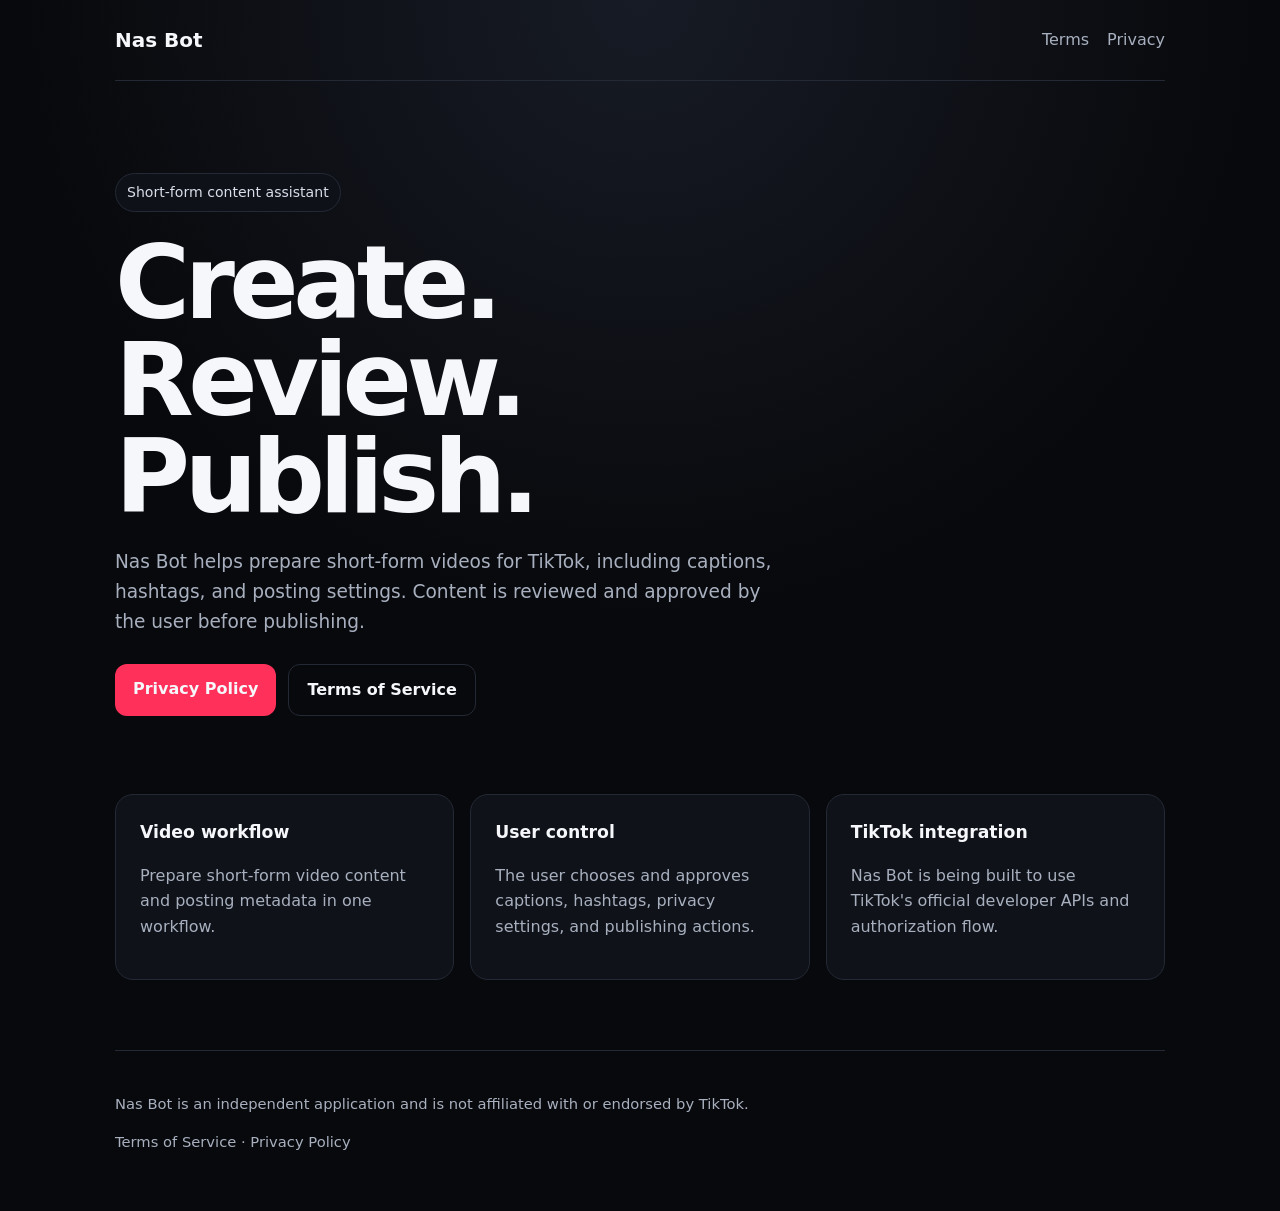
<file: index.html>
<!doctype html>
<html lang="en">
<head>
  <meta charset="utf-8" />
  <meta name="viewport" content="width=device-width, initial-scale=1" />
  <title>Nas Bot</title>
  <meta name="description" content="Nas Bot helps create and publish short-form video content to TikTok with user-approved captions, hashtags, and privacy settings." />
  <link rel="stylesheet" href="styles.css" />
</head>
<body>
  <main class="wrap">
    <nav class="nav">
      <a class="brand" href="index.html">Nas Bot</a>
      <div class="links">
        <a href="terms.html">Terms</a>
        <a href="privacy.html">Privacy</a>
      </div>
    </nav>

    <section class="hero">
      <span class="badge">Short-form content assistant</span>
      <h1>Create. Review. Publish.</h1>
      <p>Nas Bot helps prepare short-form videos for TikTok, including captions, hashtags, and posting settings. Content is reviewed and approved by the user before publishing.</p>
      <div class="actions">
        <a class="button" href="privacy.html">Privacy Policy</a>
        <a class="button secondary" href="terms.html">Terms of Service</a>
      </div>
    </section>

    <section class="grid">
      <article class="card"><h2>Video workflow</h2><p>Prepare short-form video content and posting metadata in one workflow.</p></article>
      <article class="card"><h2>User control</h2><p>The user chooses and approves captions, hashtags, privacy settings, and publishing actions.</p></article>
      <article class="card"><h2>TikTok integration</h2><p>Nas Bot is being built to use TikTok's official developer APIs and authorization flow.</p></article>
    </section>

    <footer>
      <p>Nas Bot is an independent application and is not affiliated with or endorsed by TikTok.</p>
      <p><a href="terms.html">Terms of Service</a> · <a href="privacy.html">Privacy Policy</a></p>
    </footer>
  </main>
</body>
</html>
</file>
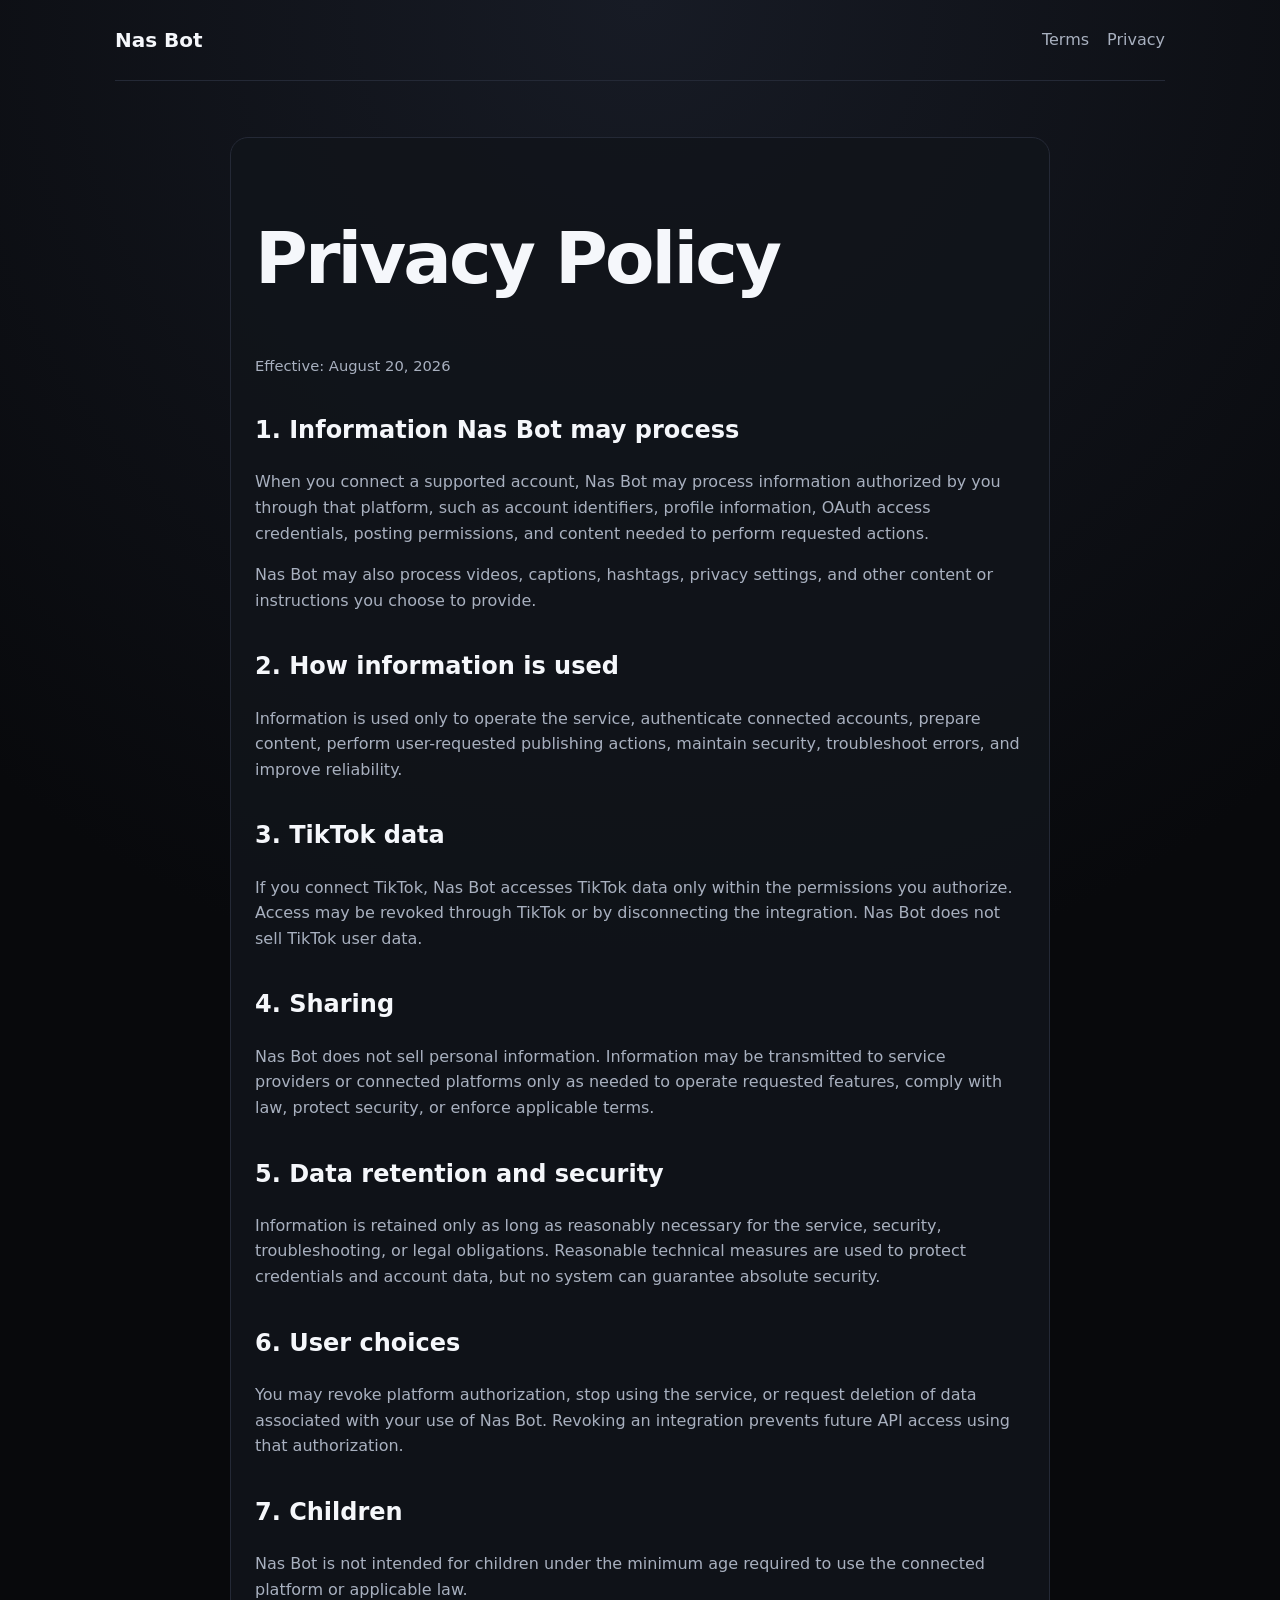
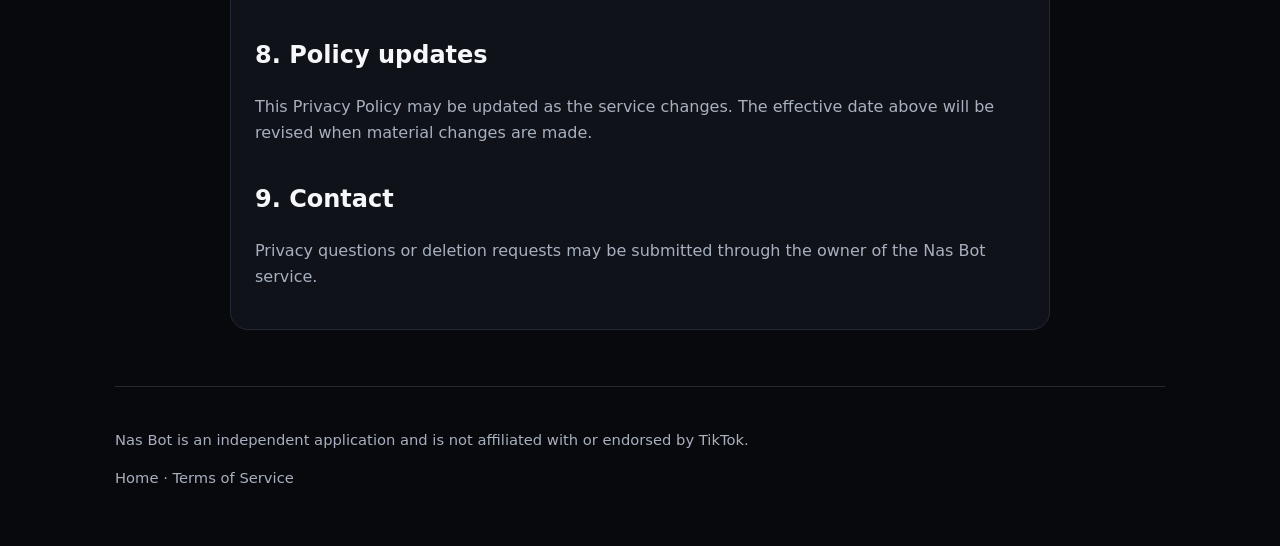
<file: privacy.html>
<!doctype html>
<html lang="en">
<head>
  <meta charset="utf-8" />
  <meta name="viewport" content="width=device-width, initial-scale=1" />
  <title>Privacy Policy — Nas Bot</title>
  <link rel="stylesheet" href="styles.css" />
</head>
<body>
  <main class="wrap">
    <nav class="nav"><a class="brand" href="index.html">Nas Bot</a><div class="links"><a href="terms.html">Terms</a><a href="privacy.html">Privacy</a></div></nav>
    <article class="legal">
      <h1>Privacy Policy</h1>
      <p class="updated">Effective: August 20, 2026</p>

      <h2>1. Information Nas Bot may process</h2>
      <p>When you connect a supported account, Nas Bot may process information authorized by you through that platform, such as account identifiers, profile information, OAuth access credentials, posting permissions, and content needed to perform requested actions.</p>
      <p>Nas Bot may also process videos, captions, hashtags, privacy settings, and other content or instructions you choose to provide.</p>

      <h2>2. How information is used</h2>
      <p>Information is used only to operate the service, authenticate connected accounts, prepare content, perform user-requested publishing actions, maintain security, troubleshoot errors, and improve reliability.</p>

      <h2>3. TikTok data</h2>
      <p>If you connect TikTok, Nas Bot accesses TikTok data only within the permissions you authorize. Access may be revoked through TikTok or by disconnecting the integration. Nas Bot does not sell TikTok user data.</p>

      <h2>4. Sharing</h2>
      <p>Nas Bot does not sell personal information. Information may be transmitted to service providers or connected platforms only as needed to operate requested features, comply with law, protect security, or enforce applicable terms.</p>

      <h2>5. Data retention and security</h2>
      <p>Information is retained only as long as reasonably necessary for the service, security, troubleshooting, or legal obligations. Reasonable technical measures are used to protect credentials and account data, but no system can guarantee absolute security.</p>

      <h2>6. User choices</h2>
      <p>You may revoke platform authorization, stop using the service, or request deletion of data associated with your use of Nas Bot. Revoking an integration prevents future API access using that authorization.</p>

      <h2>7. Children</h2>
      <p>Nas Bot is not intended for children under the minimum age required to use the connected platform or applicable law.</p>

      <h2>8. Policy updates</h2>
      <p>This Privacy Policy may be updated as the service changes. The effective date above will be revised when material changes are made.</p>

      <h2>9. Contact</h2>
      <p>Privacy questions or deletion requests may be submitted through the owner of the Nas Bot service.</p>
    </article>
    <footer><p>Nas Bot is an independent application and is not affiliated with or endorsed by TikTok.</p><p><a href="index.html">Home</a> · <a href="terms.html">Terms of Service</a></p></footer>
  </main>
</body>
</html>
</file>
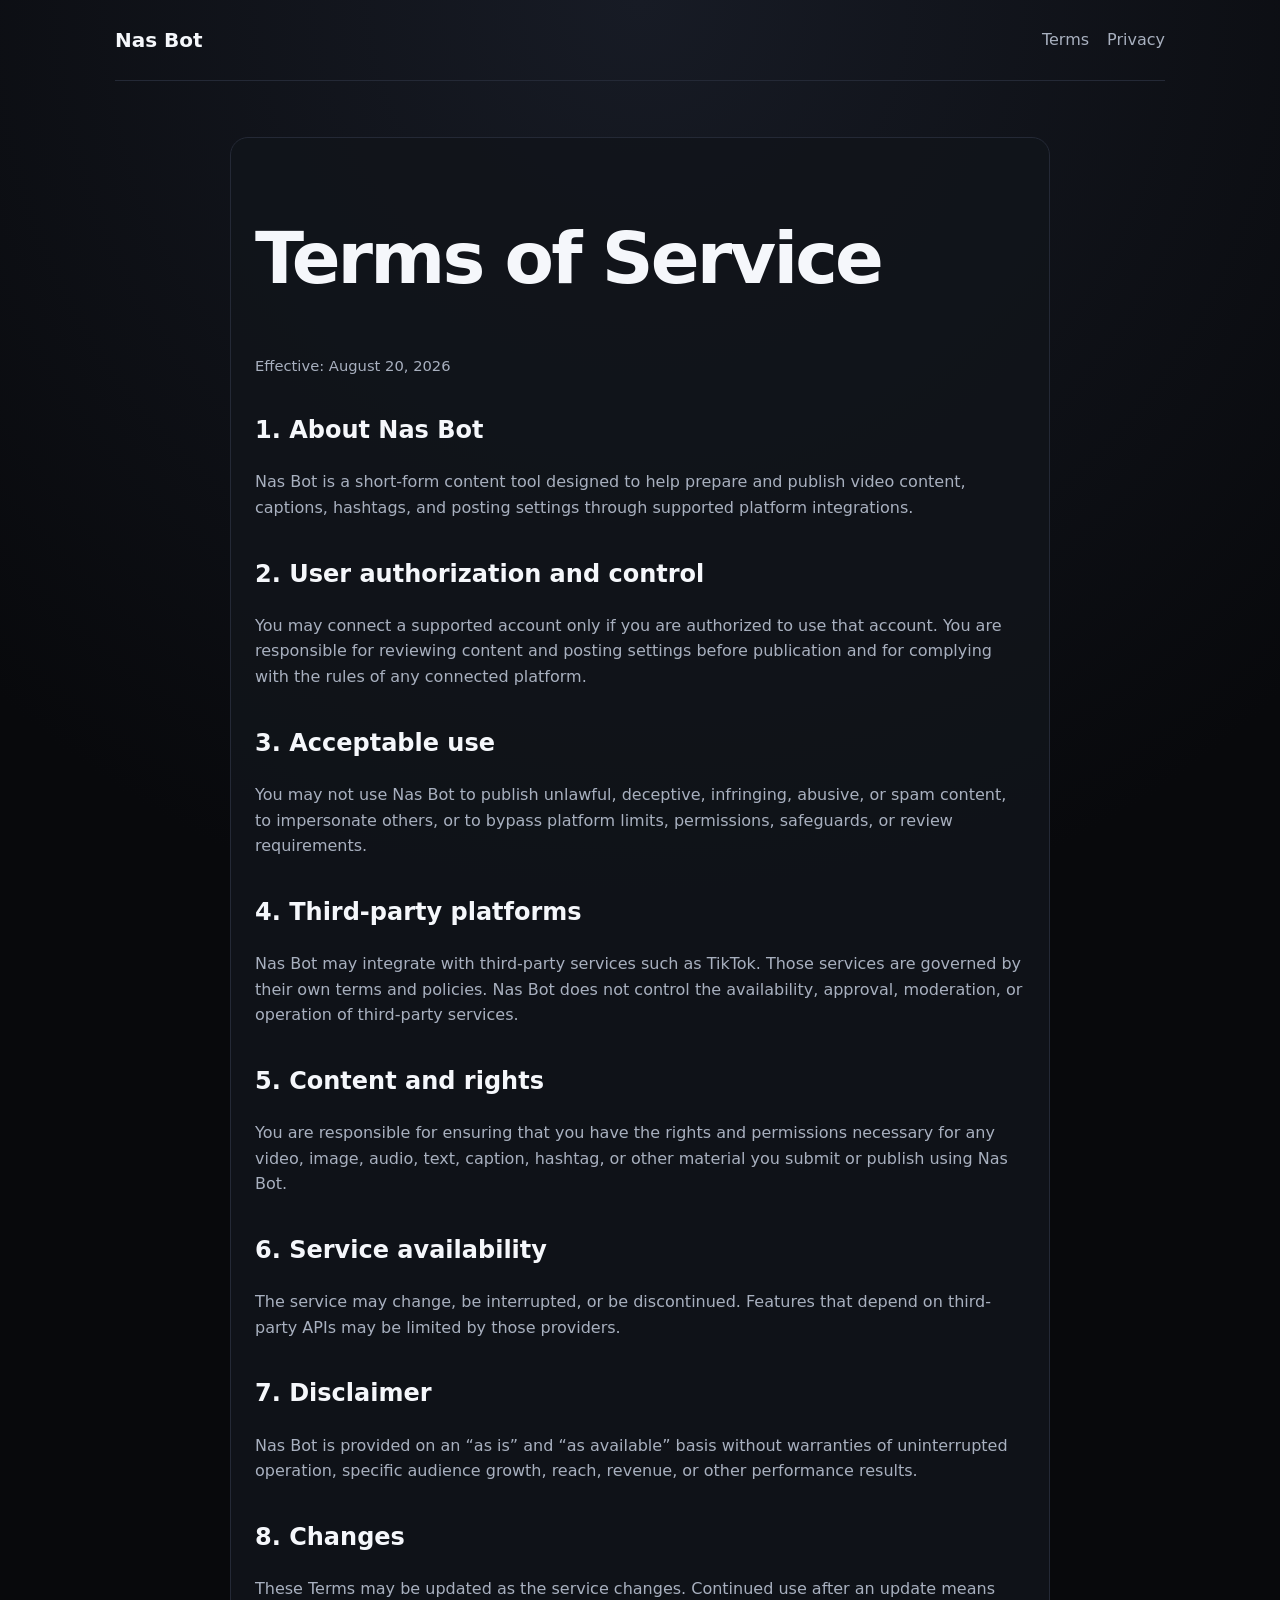
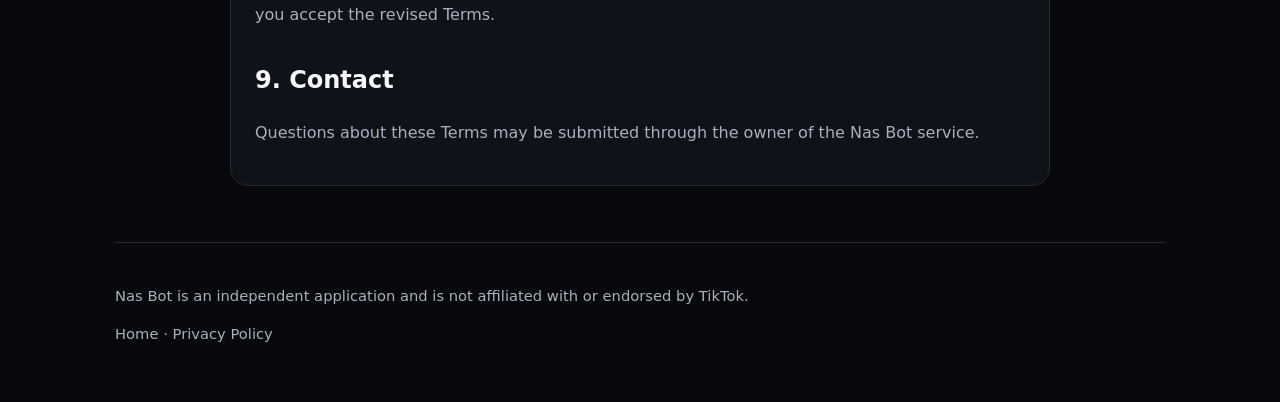
<file: terms.html>
<!doctype html>
<html lang="en">
<head>
  <meta charset="utf-8" />
  <meta name="viewport" content="width=device-width, initial-scale=1" />
  <title>Terms of Service — Nas Bot</title>
  <link rel="stylesheet" href="styles.css" />
</head>
<body>
  <main class="wrap">
    <nav class="nav"><a class="brand" href="index.html">Nas Bot</a><div class="links"><a href="terms.html">Terms</a><a href="privacy.html">Privacy</a></div></nav>
    <article class="legal">
      <h1>Terms of Service</h1>
      <p class="updated">Effective: August 20, 2026</p>

      <h2>1. About Nas Bot</h2>
      <p>Nas Bot is a short-form content tool designed to help prepare and publish video content, captions, hashtags, and posting settings through supported platform integrations.</p>

      <h2>2. User authorization and control</h2>
      <p>You may connect a supported account only if you are authorized to use that account. You are responsible for reviewing content and posting settings before publication and for complying with the rules of any connected platform.</p>

      <h2>3. Acceptable use</h2>
      <p>You may not use Nas Bot to publish unlawful, deceptive, infringing, abusive, or spam content, to impersonate others, or to bypass platform limits, permissions, safeguards, or review requirements.</p>

      <h2>4. Third-party platforms</h2>
      <p>Nas Bot may integrate with third-party services such as TikTok. Those services are governed by their own terms and policies. Nas Bot does not control the availability, approval, moderation, or operation of third-party services.</p>

      <h2>5. Content and rights</h2>
      <p>You are responsible for ensuring that you have the rights and permissions necessary for any video, image, audio, text, caption, hashtag, or other material you submit or publish using Nas Bot.</p>

      <h2>6. Service availability</h2>
      <p>The service may change, be interrupted, or be discontinued. Features that depend on third-party APIs may be limited by those providers.</p>

      <h2>7. Disclaimer</h2>
      <p>Nas Bot is provided on an “as is” and “as available” basis without warranties of uninterrupted operation, specific audience growth, reach, revenue, or other performance results.</p>

      <h2>8. Changes</h2>
      <p>These Terms may be updated as the service changes. Continued use after an update means you accept the revised Terms.</p>

      <h2>9. Contact</h2>
      <p>Questions about these Terms may be submitted through the owner of the Nas Bot service.</p>
    </article>
    <footer><p>Nas Bot is an independent application and is not affiliated with or endorsed by TikTok.</p><p><a href="index.html">Home</a> · <a href="privacy.html">Privacy Policy</a></p></footer>
  </main>
</body>
</html>
</file>
<file: styles.css>
:root{color-scheme:dark;--bg:#08090c;--panel:#11141a;--text:#f5f7fb;--muted:#a8b0bf;--line:#242936;--accent:#ff315b}*{box-sizing:border-box}body{margin:0;background:radial-gradient(circle at top,#171b25 0,#08090c 45%);color:var(--text);font-family:Inter,ui-sans-serif,system-ui,-apple-system,BlinkMacSystemFont,"Segoe UI",sans-serif;line-height:1.6}.wrap{width:min(1050px,92%);margin:auto}.nav{display:flex;align-items:center;justify-content:space-between;padding:24px 0;border-bottom:1px solid var(--line)}a{color:inherit;text-decoration:none}.brand{font-size:1.25rem;font-weight:800}.links{display:flex;gap:18px;color:var(--muted)}.hero{padding:92px 0 64px;max-width:780px}.badge{display:inline-block;padding:7px 11px;border:1px solid var(--line);border-radius:999px;color:#d9deea;background:#0e1117;font-size:.88rem}.hero h1{font-size:clamp(3rem,8vw,6.5rem);line-height:.95;letter-spacing:-.055em;margin:22px 0}.hero p{font-size:1.16rem;color:var(--muted);max-width:680px}.actions{display:flex;gap:12px;flex-wrap:wrap;margin-top:28px}.button{display:inline-block;background:var(--accent);padding:12px 18px;border-radius:12px;font-weight:750}.button.secondary{background:transparent;border:1px solid var(--line)}.grid{display:grid;grid-template-columns:repeat(3,1fr);gap:16px;padding:14px 0 70px}.card,.legal{background:rgba(17,20,26,.86);border:1px solid var(--line);border-radius:18px;padding:24px}.card h2{font-size:1.08rem;margin-top:0}.card p,.legal p,.legal li{color:var(--muted)}.legal{max-width:820px;margin:56px auto}.legal h1{font-size:clamp(2.3rem,6vw,4.5rem);letter-spacing:-.04em;line-height:1}.legal h2{margin-top:34px}.legal a{text-decoration:underline}.updated{font-size:.92rem;color:var(--muted)}footer{border-top:1px solid var(--line);padding:26px 0 42px;color:var(--muted);font-size:.92rem}@media(max-width:760px){.grid{grid-template-columns:1fr}.hero{padding-top:64px}}
</file>
